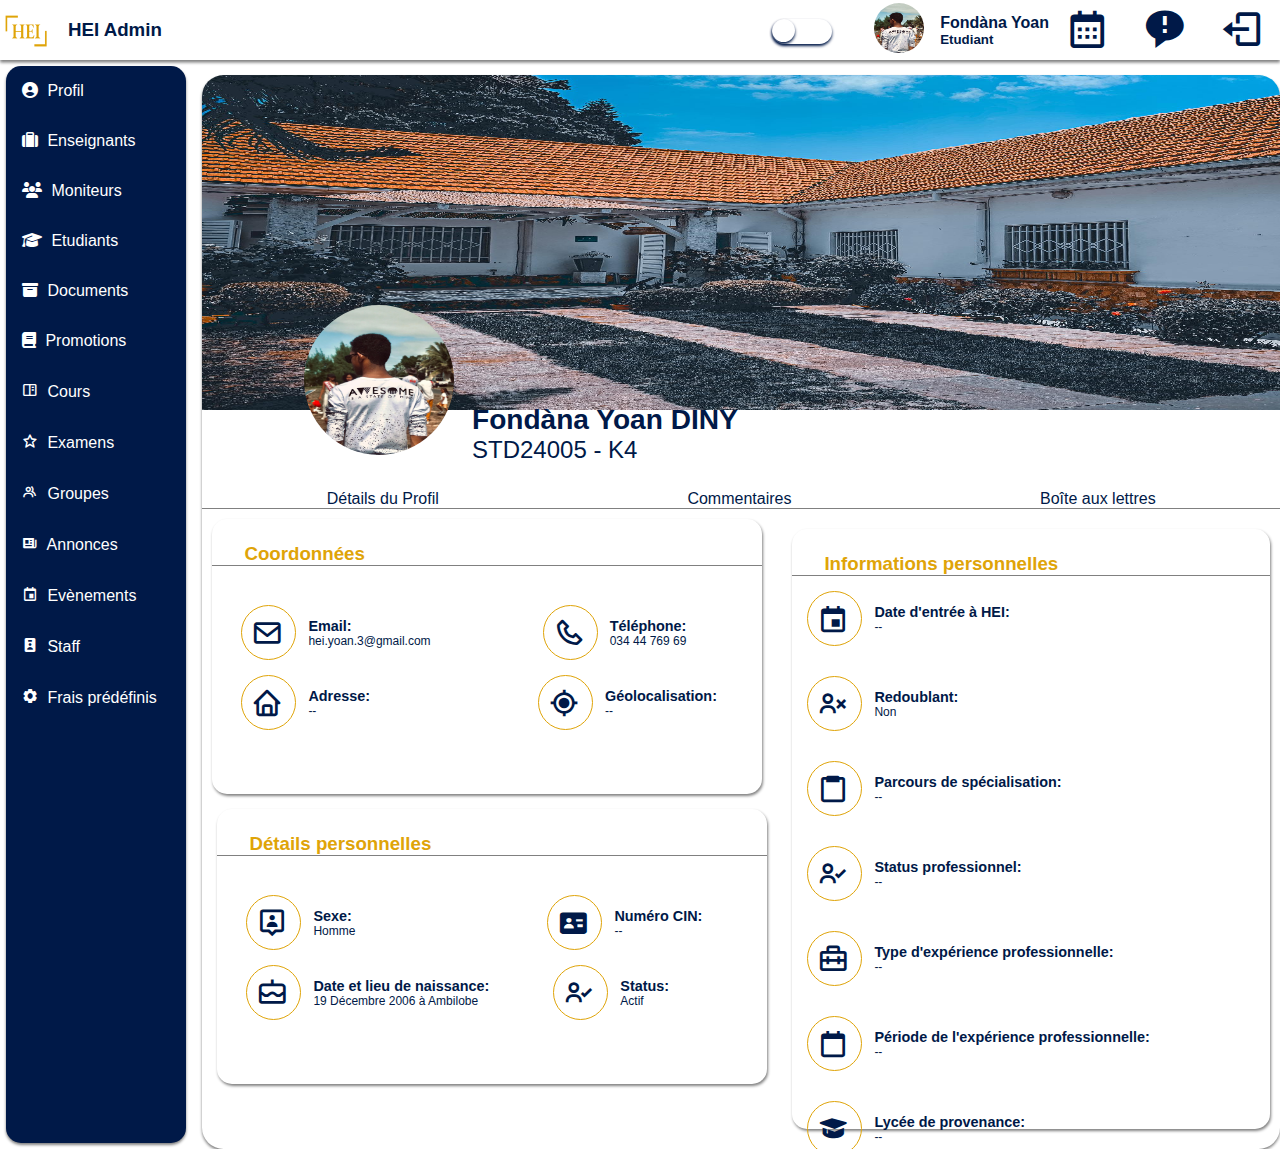
<file: index.html>
<!DOCTYPE html>
<html lang="en">
<head>
    <meta charset="UTF-8">
    <meta name="viewport" content="width=device-width, initial-scale=1.0">
    <link rel="stylesheet" href="css/index.css">
    <link rel="stylesheet" href="https://cdnjs.cloudflare.com/ajax/libs/font-awesome/6.7.2/css/all.min.css" integrity="sha512-Evv84Mr4kqVGRNSgIGL/F/aIDqQb7xQ2vcrdIwxfjThSH8CSR7PBEakCr51Ck+w+/U6swU2Im1vVX0SVk9ABhg==" crossorigin="anonymous" referrerpolicy="no-referrer" />
    <link href='https://unpkg.com/boxicons@2.1.4/css/boxicons.min.css' rel='stylesheet'>
    <link rel="icon" href="img/icon/favicon.ico">
    <title>Profil</title>
</head>


<input type="checkbox" name="" id="dark">
<div class="mobileDark">
    <div class="toggle"></div>
</div>
<body>
    
    <nav class="topMenu">
        <div class="navLeft">
            
            <li class="logo"><a href=""><img src="img/logo/hei_logo.png" alt=""></a></li>
            
            <h3 id="logoName">HEI Admin</h3>
        </div>
        <div class="navRight">
            

            <li class="topPdp"><a href=""><img src="img/profile picture/pdp.jpg" alt="Profile"></a></li>
            <section class="username">
                <h4>Fondàna Yoan</h4>
                <h5>Etudiant</h5>
            </section>
            <li><a id="calendar" target="_blank" href="https://calendar.hei.school"><i style="font-size: 45px;" class='bx bx-calendar'></i></a></li>
            <li><a id="feedback" href=""><i style="font-size: 45px; " class='bx bxs-message-rounded-error' ></i></a></li>
            <li><a id="logout" href=""><i style="font-size: 45px;" class='bx bx-log-out bx-tada-hover' ></i></a></li>
        </div>
    </nav>
   
    <input class="checkbox" type="checkbox" name="toggle" id="toggle">
    <label class="checkbox" style="font-size: 2em; margin: 3px;" for="toggle">☰</label>
    
    <div class="mainContainer">
       
        
        <div class="lateralMenu">
            
            <ul>
                <li><a href="index.html"><i class="fa fa-user-circle" aria-hidden="true"></i>  Profil</a></li>
                <li><a href="#"><i class="fa fa-suitcase" aria-hidden="true"></i>  Enseignants</a></li>
                <li><a href="#"><i class="fa fa-users" aria-hidden="true"></i>  Moniteurs</a></li>
                <li class="menuDeroulant"><a href=""> <i class="fa fa-graduation-cap" aria-hidden="true"></i>  Etudiants </a>
                    <ul class="sousMenu">
                        <li><a href="student.html"> <i class="fa fa-address-book" aria-hidden="true"></i> Liste des étudiants</a></li>
                        <li><a href="#"><i class='bx bx-refresh'></i>Transactions (Mobile Money)</a></li>
                        <li><a href="#"><i class='bx bx-dollar' ></i> Frais (en retard par défaut)</a></li>
                    </ul>
                </li>
                <li><a href="#"><i class="fa fa-archive" aria-hidden="true"></i> Documents</a></li>
                <li><a href="#"><i class="fa fa-book" aria-hidden="true"></i> Promotions</a></li>
                <li><a href="#"> <i class='bx bx-book-content'></i> Cours</a></li>
                <li><a href="#"><i class='bx bx-star' ></i> Examens</a></li>
                <li><a href="#"> <i class='bx bx-group' ></i> Groupes</a></li>
                <li><a href="annoucement.html"><i class='bx bxs-news' ></i> Annonces</a></li>
                <li><a href="#"><i class='bx bx-calendar-event' ></i> Evènements</a></li>
                <li><a href="#"><i class='bx bxs-user-badge' ></i> Staff</a></li>
                <li><a href="#"><i class='bx bxs-cog' ></i> Frais prédéfinis</a></li>
                
            </ul>
    
            
            
        </div>
       
        <div class="mainProfil">
            <div class="backPicture"><img src="img/heiBanner.jpg" alt=""></div>
            <div class="upProfil">
                <section class="profilePicture">
                    <img src="img/profile picture/pdp.jpg" alt="">
                    <section class="profileInfo">
                        <h3>Fondàna Yoan DINY</h3>
                        <p>STD24005 - K4</p>
                    </section>
                </section>
                
            </div>
            <div class="downProfil">
                <nav class="onglets">
                    <li><a href="">Détails du Profil</a></li>
                    <li><a href="">Commentaires</a></li>
                    <li><a href="">Boîte aux lettres</a></li>
                </nav>

                <section class="ProfilDetail">
                    <div class="mobileVerticalPart">
                        <div class="coordonate">
                            <div class="profilText">
                                <h3>Coordonnées</h3>
                            </div>
                            <div class="content">
                                <div class="infoBox">
                                 <section class="firstLine">
                                    <div class="mailPart">
                                        <i id="icon" class='bx bx-envelope'></i>
                                        <div class="text">
                                            <h4>Email:</h4>
                                         <p class="infoText">hei.yoan.3@gmail.com</p>
                                        </div>
                                    <div id="phone" class="phonePart">
                                        <i id="icon" class='bx bx-phone' ></i>
                                    <div class="text">
                                        <h4>Téléphone:</h4>
                                        <p class="infoText">034 44 769 69</p>
                                    </div>
                                    
                            </div>
                                    
                                    </section>
                                <section class="secondLine">
                                    <div class="adressPart">
                                        <i id="icon" class='bx bx-home' ></i>

                                    <div class="text">
                                        <h4>Adresse:</h4>
                                        <p class="infoText">--</p>
                                    </div>

                                    <div id="local" class="localPart">
                                        <i id="icon" class='bx bx-current-location' ></i>

                                    <div class="text">
                                        <h4>Géolocalisation:</h4>
                                        <p class="infoText">--</p>
                                    </div>
                                </section>
                                
                                
                            </div>
                            
                           </div>
                         </div>
                        <div class="personalDetail">
                            <div class="profilText">
                                <h3>
                                    Détails personnelles
                                </h3>
                            </div>
                                <div class="content">
                                    <div class="infoBox">
                                        <section class="firstLine">
                                            <div class="sexPart">
                                                <i id="icon" class='bx bx-user-pin'></i>
                                            <div class="text">
                                                <h4>Sexe:</h4>
                                                <p class="infoText">Homme</p>
                                            </div>
                                            <div id="cin" class="cinPart">
                                                <i id="icon" class='bx bxs-id-card'></i>
                                            <div class="text">
                                                <h4>Numéro CIN:</h4>
                                                <p class="infoText">--</p>
                                            </div>
                                    
                                            
                                            </div>
                                            
                                        </section>
                                        <section class="secondLine">
                                            <div id="birth" class="birthPart">
                                                <i id="icon" class='bx bx-cake' ></i>
        
                                            <div class="text">
                                                <h4>Date et lieu de naissance:</h4>
                                                <p class="infoText">19 Décembre 2006 à Ambilobe</p>
                                            </div>
    
                                            <div id="active" class="activePart">
                                                <i id="icon" class='bx bx-user-check' ></i>
        
                                            <div class="text">
                                                <h4>Status:</h4>
                                                <p class="infoText">Actif</p>
                                            </div>
                                        </section>
                                </div>
                            </div>
                        </div>
                    </div>
                    <div class="makeHorizontal">
                        <div class="verticalPart">
                            <div class="coordonate">
                                <div class="profilText">
                                    <h3>Coordonnées</h3>
                                </div>
                                <div class="content">
                                    <div class="infoBox">
                                     <section class="firstLine">
                                        <div class="mailPart">
                                            <i id="icon" class='bx bx-envelope'></i>
                                            <div class="text">
                                                <h4>Email:</h4>
                                             <p class="infoText">hei.yoan.3@gmail.com</p>
                                            </div>
                                        <div id="phone" class="phonePart">
                                            <i id="icon" class='bx bx-phone' ></i>
                                        <div class="text">
                                            <h4>Téléphone:</h4>
                                            <p class="infoText">034 44 769 69</p>
                                        </div>
                                        
                                </div>
                                        
                                        </section>
                                    <section class="secondLine">
                                        <div class="adressPart">
                                            <i id="icon" class='bx bx-home' ></i>
    
                                        <div class="text">
                                            <h4>Adresse:</h4>
                                            <p class="infoText">--</p>
                                        </div>

                                        <div id="local" class="localPart">
                                            <i id="icon" class='bx bx-current-location' ></i>
    
                                        <div class="text">
                                            <h4>Géolocalisation:</h4>
                                            <p class="infoText">--</p>
                                        </div>
                                    </section>
                                    
                                    
                                </div>
                                
                               </div>
                             </div>
                            <div class="personalDetail">
                                <div class="profilText">
                                    <h3>
                                        Détails personnelles
                                    </h3>
                                </div>
                                    <div class="content">
                                        <div class="infoBox">
                                            <section class="firstLine">
                                                <div class="sexPart">
                                                    <i id="icon" class='bx bx-user-pin'></i>
                                                <div class="text">
                                                    <h4>Sexe:</h4>
                                                    <p class="infoText">Homme</p>
                                                </div>
                                                <div id="cin" class="cinPart">
                                                    <i id="icon" class='bx bxs-id-card'></i>
                                                <div class="text">
                                                    <h4>Numéro CIN:</h4>
                                                    <p class="infoText">--</p>
                                                </div>
                                        
                                                
                                                </div>
                                                
                                            </section>
                                            <section class="secondLine">
                                                <div id="birth" class="birthPart">
                                                    <i id="icon" class='bx bx-cake' ></i>
            
                                                <div class="text">
                                                    <h4>Date et lieu de naissance:</h4>
                                                    <p class="infoText">19 Décembre 2006 à Ambilobe</p>
                                                </div>
        
                                                <div id="active" class="activePart">
                                                    <i id="icon" class='bx bx-user-check' ></i>
            
                                                <div class="text">
                                                    <h4>Status:</h4>
                                                    <p class="infoText">Actif</p>
                                                </div>
                                            </section>
                                    </div>
                                </div>
                            </div>
                        </div>
                        <div class="PersonalInfo">
                            <div class="profilText">
                                <h3>Informations personnelles</h3>
                            </div>
                            <div class="verticalContent">
                                <li>
                                    <div class="circle">
                                        <i id="icon" class='bx bx-calendar-event' ></i>
    
                                    <div class="text">
                                        <h4>Date d'entrée à HEI:</h4>
                                        <p class="infoText">--</p>
                                    </div>
                                </li>
                                <li>
                                        <div class="circle">
                                            <i id="icon" class='bx bx-user-x' ></i>
        
                                        <div class="text">
                                            <h4>Redoublant:</h4>
                                            <p class="infoText">Non</p>
                                        </div>
                                </li>
                                <li>
                                    <div class="circle">
                                        <i id="icon" class='bx bx-clipboard' ></i>
    
                                    <div class="text">
                                        <h4>Parcours de spécialisation:</h4>
                                        <p class="infoText">--</p>
                                    </div>
                                </li>
                                <li>
                                    <div class="circle">
                                        <i id="icon" class='bx bx-user-check' ></i>
    
                                    <div class="text">
                                        <h4>Status professionnel:</h4>
                                        <p class="infoText">--</p>
                                    </div>
                                </li>
                                <li>
                                    <div class="circle">
                                        <i id="icon" class='bx bx-briefcase-alt-2' ></i>
    
                                    <div class="text">
                                        <h4>Type d'expérience professionnelle:</h4>
                                        <p class="infoText">--</p>
                                    </div>
                                </li>
                                <li>
                                    <div class="circle">
                                        <i id="icon" class='bx bx-calendar-alt' ></i>
    
                                    <div class="text">
                                        <h4>Période de l'expérience professionnelle:</h4>
                                        <p class="infoText">--</p>
                                    </div>
                                </li>
                                <li>
                                    <div class="circle">
                                        <i id="icon" class='bx bxs-graduation' ></i>
    
                                    <div class="text">
                                        <h4>Lycée de provenance:</h4>
                                        <p class="infoText">--</p>
                                    </div>
                                </li>
                                
                                    

                                </section>
                                
                            </div>
                        </div>
                    </div>
                </section>
            </div>
           
        </div>
        </div>
        
            </body>
</html>
</file>
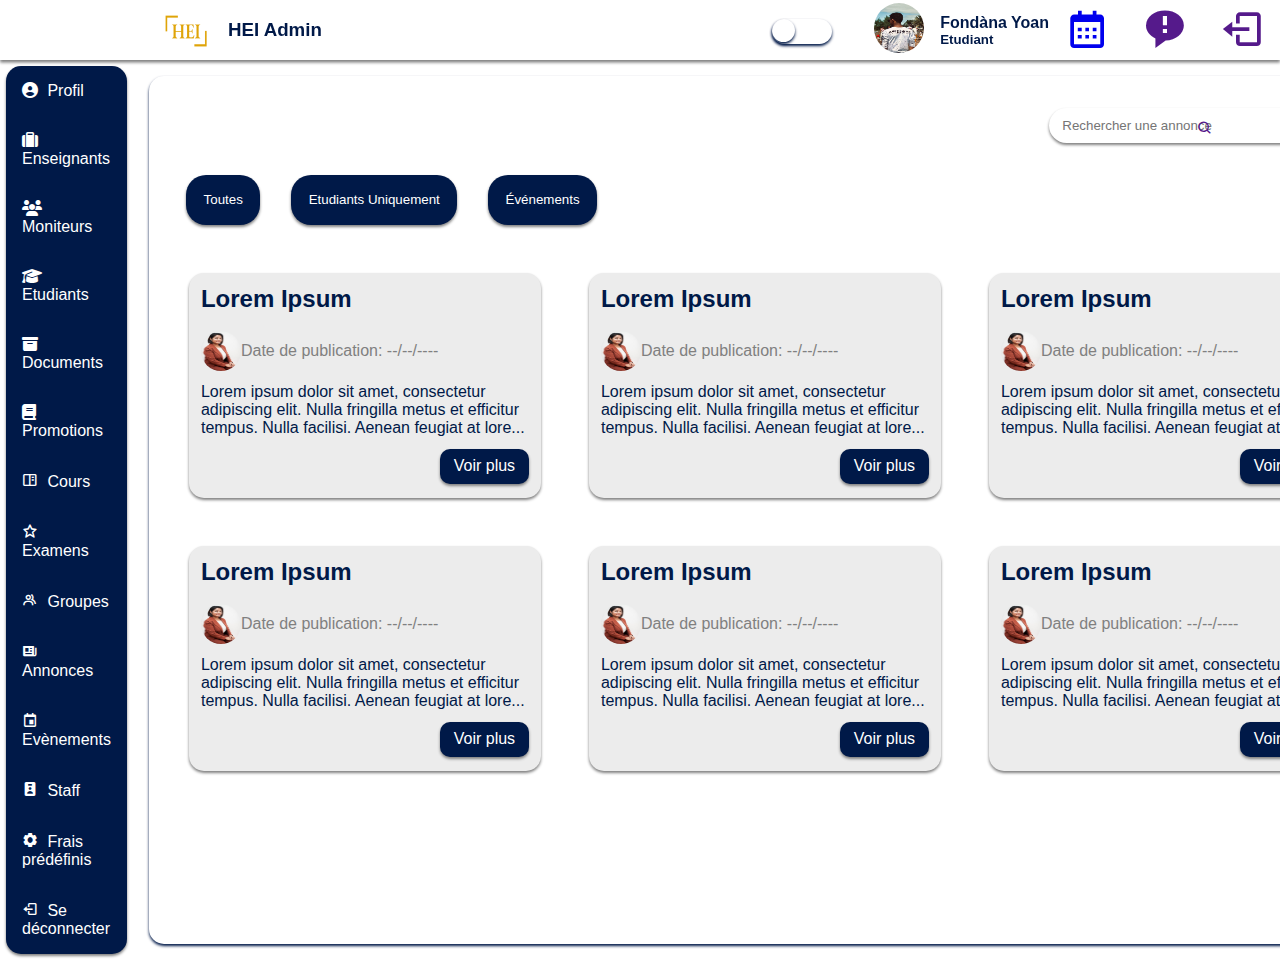
<file: annoucement.html>
<!DOCTYPE html>
<html lang="en">
<head>
    <meta charset="UTF-8">
    <meta name="viewport" content="width=device-width, initial-scale=1.0">
    <link rel="stylesheet" href="css/announcement.css">
    <link rel="stylesheet" href="https://cdnjs.cloudflare.com/ajax/libs/font-awesome/6.7.2/css/all.min.css" integrity="sha512-Evv84Mr4kqVGRNSgIGL/F/aIDqQb7xQ2vcrdIwxfjThSH8CSR7PBEakCr51Ck+w+/U6swU2Im1vVX0SVk9ABhg==" crossorigin="anonymous" referrerpolicy="no-referrer" />
    <link href='https://unpkg.com/boxicons@2.1.4/css/boxicons.min.css' rel='stylesheet'>
    <link rel="icon" href="img/icon/favicon.ico">
    <title>Annonces</title>
</head>

<input type="checkbox" name="" id="dark">
<div class="mobileDark">
    <div class="toggle"></div>
</div>
<body>

    <nav class="topMenu">
        <div class="navLeft">
            <li class="logo"><a href=""><img src="img/logo/hei_logo.png" alt=""></a></li>
            
            <h3 id="logoName">HEI Admin</h3>
        </div>
        <div class="navRight">
            
           

            <li><a href=""><img src="img/profile picture/pdp.jpg" alt="Profile"></a></li>
            <section class="username">
                <h4>Fondàna Yoan</h4>
                <h5>Etudiant</h5>
            </section>
            <li><a id="calendar" target="_blank" href="https://calendar.hei.school"><i style="font-size: 45px;" class='bx bx-calendar'></i></a></li>
            <li><a id="feedback" href=""><i style="font-size: 45px; " class='bx bxs-message-rounded-error' ></i></a></li>
            <li><a id="logout" href=""><i style="font-size: 45px;" class='bx bx-log-out bx-tada-hover' ></i></a></li>
        </div>
    </nav>
   
    <input class="checkbox" type="checkbox" name="toggle" id="toggle">
    <label class="checkbox" style="font-size: 2em; margin: 3px; text-align: center;" for="toggle">☰</label>

    <div class="mainContainer">
       
    
        <div class="lateralMenu">
            <ul>
                <li><a href="index.html"><i class="fa fa-user-circle" aria-hidden="true"></i>  Profil</a></li>
                <li><a href="#"><i class="fa fa-suitcase" aria-hidden="true"></i>  Enseignants</a></li>
                <li><a href="#"><i class="fa fa-users" aria-hidden="true"></i>  Moniteurs</a></li>
                <li class="menuDeroulant"><a href=""> <i class="fa fa-graduation-cap" aria-hidden="true"></i>  Etudiants </a>
                    <ul class="sousMenu">
                        <li><a href="student.html"> <i class="fa fa-address-book" aria-hidden="true"></i> Liste des étudiants</a></li>
                        <li><a href="#"><i class='bx bx-refresh'></i>Transactions (Mobile Money)</a></li>
                        <li><a href="#"><i class='bx bx-dollar' ></i> Frais (en retard par défaut)</a></li>
                    </ul>
                </li>
                <li><a href="#"><i class="fa fa-archive" aria-hidden="true"></i> Documents</a></li>
                <li><a href="#"><i class="fa fa-book" aria-hidden="true"></i> Promotions</a></li>
                <li><a href="#"> <i class='bx bx-book-content'></i> Cours</a></li>
                <li><a href="#"><i class='bx bx-star' ></i> Examens</a></li>
                <li><a href="#"> <i class='bx bx-group' ></i> Groupes</a></li>
                <li><a href="annoucement.html"><i class='bx bxs-news' ></i> Annonces</a></li>
                <li><a href="#"><i class='bx bx-calendar-event' ></i> Evènements</a></li>
                <li><a href="#"><i class='bx bxs-user-badge' ></i> Staff</a></li>
                <li><a href="#"><i class='bx bxs-cog' ></i> Frais prédéfinis</a></li>
                <li><a href="#"><i class='bx bx-log-out' ></i> Se déconnecter</a></li>
                
            </ul>
    
            
            
        </div>
        <section class="content">
            <section class="searchBar">
                <input class="bar" type="text" placeholder="Rechercher une annonce">
                <a href="" class="loupe"><i class='bx bx-search'></i></a>
            </section>
            <section class="filter">
                <button class="filterBtn">Toutes</button>
                <button class="filterBtn">Etudiants Uniquement</button>
                <button class="filterBtn">Événements</button>

                
                
                </section>
            
                <div class="announcementZone">
                    <!-- 1er annonce -->
                    <div class="announceModel">
                        <div class="announceModelHeader">
                            <h2>Lorem Ipsum</h2>
                            <br>
                            <div class="publicationInfo">
                                <img class="announcePdp" src="img/profile picture/michou.jpeg" alt="">
                                <p class="pubDate">Date de publication: --/--/----</p>
                            </div>
                        </div>
                        <div class="announceModelBody">
                            <p>Lorem ipsum dolor sit amet, consectetur adipiscing elit. Nulla fringilla metus et efficitur tempus. Nulla facilisi. Aenean feugiat at lore...</p>
                        </div>
                        <div class="announceModelFooter">
                            <button>Voir plus</button>
                        </div>
                    </div>
                
                    <!-- 2e annonce -->
                    <div class="announceModel">
                        <div class="announceModelHeader">
                            <h2>Lorem Ipsum</h2>
                            <br>
                            <div class="publicationInfo">
                                <img class="announcePdp" src="img/profile picture/michou.jpeg" alt="">
                                <p class="pubDate">Date de publication: --/--/----</p>
                            </div>
                        </div>
                        <div class="announceModelBody">
                            <p>Lorem ipsum dolor sit amet, consectetur adipiscing elit. Nulla fringilla metus et efficitur tempus. Nulla facilisi. Aenean feugiat at lore...</p>
                        </div>
                        <div class="announceModelFooter">
                            <button>Voir plus</button>
                        </div>
                    </div>

                    <!-- 3e annonce -->
                    <div class="announceModel">
                        <div class="announceModelHeader">
                            <h2>Lorem Ipsum</h2>
                            <br>
                            <div class="publicationInfo">
                                <img class="announcePdp" src="img/profile picture/michou.jpeg" alt="">
                                <p class="pubDate">Date de publication: --/--/----</p>
                            </div>
                        </div>
                        <div class="announceModelBody">
                            <p>Lorem ipsum dolor sit amet, consectetur adipiscing elit. Nulla fringilla metus et efficitur tempus. Nulla facilisi. Aenean feugiat at lore...</p>
                        </div>
                        <div class="announceModelFooter">
                            <button>Voir plus</button>
                        </div>
                    </div>

                    <!-- 4e annonce -->
                    <div class="announceModel">
                        <div class="announceModelHeader">
                            <h2>Lorem Ipsum</h2>
                            <br>
                            <div class="publicationInfo">
                                <img class="announcePdp" src="img/profile picture/michou.jpeg" alt="">
                                <p class="pubDate">Date de publication: --/--/----</p>
                            </div>
                        </div>
                        <div class="announceModelBody">
                            <p>Lorem ipsum dolor sit amet, consectetur adipiscing elit. Nulla fringilla metus et efficitur tempus. Nulla facilisi. Aenean feugiat at lore...</p>
                        </div>
                        <div class="announceModelFooter">
                            <button>Voir plus</button>
                        </div>
                    </div>

                    <!-- 5e annonce -->
                    <div class="announceModel">
                        <div class="announceModelHeader">
                            <h2>Lorem Ipsum</h2>
                            <br>
                            <div class="publicationInfo">
                                <img class="announcePdp" src="img/profile picture/michou.jpeg" alt="">
                                <p class="pubDate">Date de publication: --/--/----</p>
                            </div>
                        </div>
                        <div class="announceModelBody">
                            <p>Lorem ipsum dolor sit amet, consectetur adipiscing elit. Nulla fringilla metus et efficitur tempus. Nulla facilisi. Aenean feugiat at lore...</p>
                        </div>
                        <div class="announceModelFooter">
                            <button>Voir plus</button>
                        </div>
                    </div>

                    <!-- 6e annonce -->
                    <div class="announceModel">
                        <div class="announceModelHeader">
                            <h2>Lorem Ipsum</h2>
                            <br>
                            <div class="publicationInfo">
                                <img class="announcePdp" src="img/profile picture/michou.jpeg" alt="">
                                <p class="pubDate">Date de publication: --/--/----</p>
                            </div>
                        </div>
                        <div class="announceModelBody">
                            <p>Lorem ipsum dolor sit amet, consectetur adipiscing elit. Nulla fringilla metus et efficitur tempus. Nulla facilisi. Aenean feugiat at lore...</p>
                        </div>
                        <div class="announceModelFooter">
                            <button>Voir plus</button>
                        </div>
                    </div>

                </div>
                
        
        </section>
    </div>
    
</body>
</html>
</file>
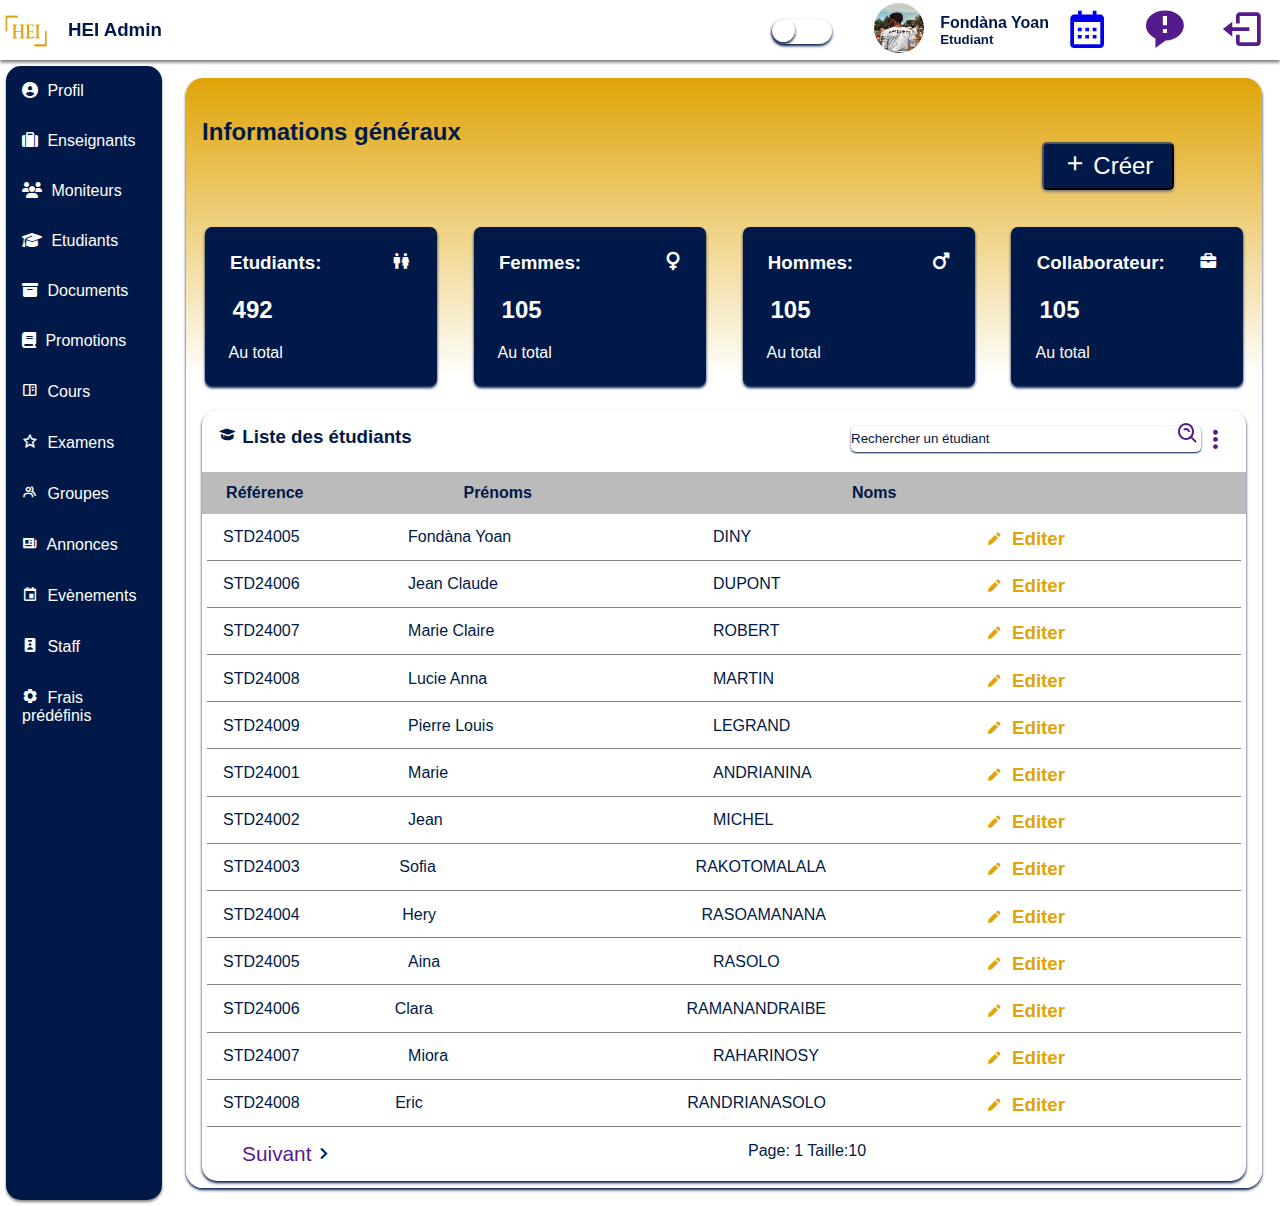
<file: student.html>
<!DOCTYPE html>
<html lang="en">
<head>
    <meta charset="UTF-8">
    <meta name="viewport" content="width=device-width, initial-scale=1.0">
    <link rel="stylesheet" href="css/student.css">
    <link rel="stylesheet" href="https://cdnjs.cloudflare.com/ajax/libs/font-awesome/6.7.2/css/all.min.css" integrity="sha512-Evv84Mr4kqVGRNSgIGL/F/aIDqQb7xQ2vcrdIwxfjThSH8CSR7PBEakCr51Ck+w+/U6swU2Im1vVX0SVk9ABhg==" crossorigin="anonymous" referrerpolicy="no-referrer" />
    <link href='https://unpkg.com/boxicons@2.1.4/css/boxicons.min.css' rel='stylesheet'>
    <link rel="icon" href="img/icon/favicon.ico">
    <title>Liste des étudiants</title>
</head>

<input type="checkbox" name="" id="dark">
<div class="mobileDark">
    <div class="toggle"></div>
</div>
<body>
    
    <nav class="topMenu">
        <div class="navLeft">
            <li class="logo"><a href=""><img src="img/logo/hei_logo.png" alt=""></a></li>
            
            <h3 id="logoName">HEI Admin</h3>
        </div>
        <div class="navRight">
            
            
            <li><a href=""><img src="img/profile picture/pdp.jpg" alt="Profile"></a></li>
            <section class="username">
                <h4>Fondàna Yoan</h4>
                <h5>Etudiant</h5>
            </section>
            <li><a id="calendar" target="_blank" href="https://calendar.hei.school"><i style="font-size: 45px;" class='bx bx-calendar'></i></a></li>
            <li><a id="feedback" href=""><i style="font-size: 45px; " class='bx bxs-message-rounded-error' ></i></a></li>
            <li><a id="logout" href=""><i style="font-size: 45px;" class='bx bx-log-out bx-tada-hover' ></i></a></li>
        </div>
    </nav>
   

    <input class="checkbox" type="checkbox" name="toggle" id="toggle">
    <label class="checkbox" style="font-size: 2em; margin: 3px; text-align: center;" for="toggle">☰</label>

    <div class="mainContainer">
       
    
        <div class="lateralMenu">
            <ul>
                <li><a href="index.html"><i class="fa fa-user-circle" aria-hidden="true"></i>  Profil</a></li>
                <li><a href="#"><i class="fa fa-suitcase" aria-hidden="true"></i>  Enseignants</a></li>
                <li><a href="#"><i class="fa fa-users" aria-hidden="true"></i>  Moniteurs</a></li>
                <li class="menuDeroulant"><a href=""> <i class="fa fa-graduation-cap" aria-hidden="true"></i>  Etudiants </a>
                    <ul class="sousMenu">
                        <li><a href="student.html"> <i class="fa fa-address-book" aria-hidden="true"></i> Liste des étudiants</a></li>
                        <li><a href="#"><i class='bx bx-refresh'></i>Transactions (Mobile Money)</a></li>
                        <li><a href="#"><i class='bx bx-dollar' ></i> Frais (en retard par défaut)</a></li>
                    </ul>
                </li>
                <li><a href="#"><i class="fa fa-archive" aria-hidden="true"></i> Documents</a></li>
                <li><a href="#"><i class="fa fa-book" aria-hidden="true"></i> Promotions</a></li>
                <li><a href="#"> <i class='bx bx-book-content'></i> Cours</a></li>
                <li><a href="#"><i class='bx bx-star' ></i> Examens</a></li>
                <li><a href="#"> <i class='bx bx-group' ></i> Groupes</a></li>
                <li><a href="annoucement.html"><i class='bx bxs-news' ></i> Annonces</a></li>
                <li><a href="#"><i class='bx bx-calendar-event' ></i> Evènements</a></li>
                <li><a href="#"><i class='bx bxs-user-badge' ></i> Staff</a></li>
                <li><a href="#"><i class='bx bxs-cog' ></i> Frais prédéfinis</a></li>
                
            </ul>
    
            
            
        </div>

        <section class="studentContainer">
            <div class="top">
                
                <h2 class="text">Informations généraux</h2>
                <button class="create"><i class='bx bx-plus' ></i> Créer</button>
            </div>
            <div class="info">
                <span class="studentTotal">
                    <h3 class="infoText">Etudiants: <i id="infoIcon" class='bx bx-male-female' ></i></h3>
                    <h2 class="infoText">492</h2>
                    <p class="infoText">Au total</p>
                </span>

                <span class="womenCounter">
                    <h3 class="infoText">Femmes: <i id="infoIcon" class="fa fa-venus" aria-hidden="true"></i></h3>
                    <h2 class="infoText">105</h2>
                    <p class="infoText">Au total</p>
                </span>
                <span class="menCounter">
                    <div class="title">
                        <h3 class="infoText">Hommes: <i id="infoIcon" class="fa fa-mars" aria-hidden="true"></i></h3>
                    </div>
                   
                    <h2 class="infoText">105</h2>
                    <p class="infoText">Au total</p>
                </span>
                <span class="collaboratorCounter">
                    <h3 class="infoText">Collaborateur: <i id="infoIcon" class='bx bxs-briefcase' ></i></h3>
                    <h2 class="infoText">105</h2>
                    <p class="infoText">Au total</p>
                </span>

            </div>
            <div class="studentList">
                <section class="searchPart">
                    <span class="title">

                        <h3><i class='bx bxs-graduation' ></i> Liste des étudiants</h3>
                       
                    </span>
                    <span class="searchBar">
                        <input type="text" name="searchBar" id="searchBar" placeholder="Rechercher un étudiant">
                        <a class="searchIcon" href=""><i class='bx bx-search-alt' ></i></a>
                        <a href=""><i id="three-dot" class='bx bx-dots-vertical-rounded' ></i></a>
                    </span>
                </section>
                <ul class="list">
                    <li class="cut"><h4 class="first">Référence</h4> <h4 class="others">Prénoms</h4> <h4 class="others">Noms</h4></li>
                    <div class="studentModel">
                        <p>STD24005</p>
                        <p class="underFirstName">Fondàna Yoan</p>
                        <p class="underLastName">DINY</p>
                        <div class="editButton">
                            <i class='bx bxs-pencil'></i>
                            <h3>Editer</h3>
                        </div>
                    </div>
                    <div class="studentModel">
                        <p>STD24006</p>
                        <p class="underFirstName">Jean Claude</p>
                        <p class="underLastName">DUPONT</p>
                        <div class="editButton">
                            <i class='bx bxs-pencil'></i>
                            <h3>Editer</h3>
                        </div>
                    </div>
                    <div class="studentModel">
                        <p>STD24007</p>
                        <p class="underFirstName">Marie Claire</p>
                        <p class="underLastName">ROBERT</p>
                        <div class="editButton">
                            <i class='bx bxs-pencil'></i>
                            <h3>Editer</h3>
                        </div>
                    </div>
                    <div class="studentModel">
                        <p>STD24008</p>
                        <p class="underFirstName">Lucie Anna</p>
                        <p class="underLastName">MARTIN</p>
                        <div class="editButton">
                            <i class='bx bxs-pencil'></i>
                            <h3>Editer</h3>
                        </div>
                    </div>
                    <div class="studentModel">
                        <p>STD24009</p>
                        <p class="underFirstName">Pierre Louis</p>
                        <p class="underLastName">LEGRAND</p>
                        <div class="editButton">
                            <i class='bx bxs-pencil'></i>
                            <h3>Editer</h3>
                        </div>
                    </div>
                    <div class="studentModel">
                        <p>STD24001</p>
                        <p class="underFirstName">Marie</p>
                        <p class="underLastName">ANDRIANINA</p>
                        <div class="editButton">
                            <i class='bx bxs-pencil'></i>
                            <h3>Editer</h3>
                        </div>
                    </div>
                    <div class="studentModel">
                        <p>STD24002</p>
                        <p class="underFirstName">Jean</p>
                        <p class="underLastName">MICHEL</p>
                        <div class="editButton">
                            <i class='bx bxs-pencil'></i>
                            <h3>Editer</h3>
                        </div>
                    </div>
                    <div class="studentModel">
                        <p>STD24003</p>
                        <p class="underFirstName">Sofia</p>
                        <p class="underLastName">RAKOTOMALALA</p>
                        <div class="editButton">
                            <i class='bx bxs-pencil'></i>
                            <h3>Editer</h3>
                        </div>
                    </div>
                    <div class="studentModel">
                        <p>STD24004</p>
                        <p class="underFirstName">Hery</p>
                        <p class="underLastName">RASOAMANANA</p>
                        <div class="editButton">
                            <i class='bx bxs-pencil'></i>
                            <h3>Editer</h3>
                        </div>
                    </div>
                    <div class="studentModel">
                        <p>STD24005</p>
                        <p class="underFirstName">Aina</p>
                        <p class="underLastName">RASOLO</p>
                        <div class="editButton">
                            <i class='bx bxs-pencil'></i>
                            <h3>Editer</h3>
                        </div>
                    </div>
                    <div class="studentModel">
                        <p>STD24006</p>
                        <p class="underFirstName">Clara</p>
                        <p class="underLastName">RAMANANDRAIBE</p>
                        <div class="editButton">
                            <i class='bx bxs-pencil'></i>
                            <h3>Editer</h3>
                        </div>
                    </div>
                    <div class="studentModel">
                        <p>STD24007</p>
                        <p class="underFirstName">Miora</p>
                        <p class="underLastName">RAHARINOSY</p>
                        <div class="editButton">
                            <i class='bx bxs-pencil'></i>
                            <h3>Editer</h3>
                        </div>
                    </div>
                    <div class="studentModel">
                        <p>STD24008</p>
                        <p class="underFirstName">Eric</p>
                        <p class="underLastName">RANDRIANASOLO</p>
                        <div class="editButton">
                            <i class='bx bxs-pencil'></i>
                            <h3>Editer</h3>
                        </div>
                    </div>
                    <div class="downPart">
                        <li><a href="">Suivant </a><i class='bx bx-chevron-right' ></i></li>
                        <li><p>Page: 1  Taille:10</p></li>
    
                    </div>
                </ul>
               
                </div>
                
            
        </section>

    </div>
   

</body>
</html>
</file>
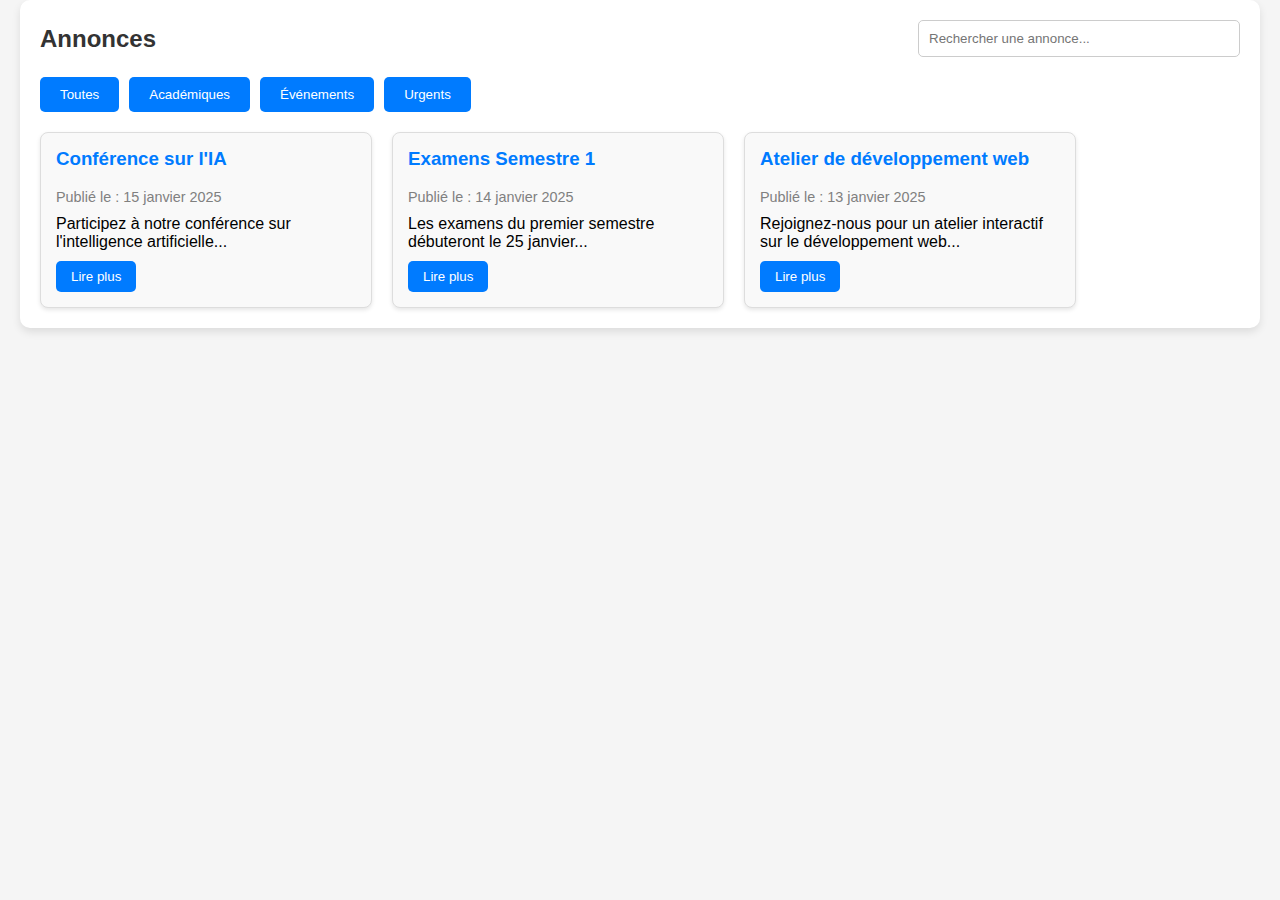
<file: test.html>
<!DOCTYPE html>
<html lang="fr">
<head>
  <meta charset="UTF-8">
  <meta name="viewport" content="width=device-width, initial-scale=1.0">
  <title>Annonces - HEI Admin</title>
  <style>
    body {
      font-family: Arial, sans-serif;
      margin: 0;
      padding: 0;
      background-color: #f5f5f5;
    }

    .announcements-container {
      padding: 20px;
      max-width: 1200px;
      margin: 0 auto;
      background-color: white;
      border-radius: 10px;
      box-shadow: 0 4px 8px rgba(0, 0, 0, 0.1);
    }

    .header {
      display: flex;
      justify-content: space-between;
      align-items: center;
      margin-bottom: 20px;
    }

    .header h2 {
      margin: 0;
      color: #333;
    }

    .search-bar {
      padding: 10px;
      width: 300px;
      border: 1px solid #ccc;
      border-radius: 5px;
    }

    .filters {
      margin: 20px 0;
      display: flex;
      gap: 10px;
    }

    .filter-btn {
      padding: 10px 20px;
      border: none;
      border-radius: 5px;
      background-color: #007bff;
      color: white;
      cursor: pointer;
      transition: background-color 0.3s;
    }

    .filter-btn:hover {
      background-color: #0056b3;
    }

    .announcement-cards {
      display: flex;
      flex-wrap: wrap;
      gap: 20px;
    }

    .card {
      background-color: #f9f9f9;
      border: 1px solid #ddd;
      border-radius: 8px;
      padding: 15px;
      width: 300px;
      box-shadow: 0 2px 4px rgba(0, 0, 0, 0.1);
      transition: transform 0.2s;
    }

    .card:hover {
      transform: translateY(-5px);
    }

    .card h3 {
      margin-top: 0;
      color: #007bff;
    }

    .card .date {
      font-size: 0.9em;
      color: gray;
    }

    .card p {
      font-size: 1em;
      margin: 10px 0;
    }

    .card .read-more {
      padding: 8px 15px;
      background-color: #007bff;
      color: white;
      border: none;
      border-radius: 5px;
      cursor: pointer;
      transition: background-color 0.3s;
    }

    .card .read-more:hover {
      background-color: #0056b3;
    }
  </style>
</head>
<body>
  <div class="announcements-container">
    <div class="header">
      <h2>Annonces</h2>
      <input type="text" placeholder="Rechercher une annonce..." class="search-bar" />
    </div>

    <div class="filters">
      <button class="filter-btn">Toutes</button>
      <button class="filter-btn">Académiques</button>
      <button class="filter-btn">Événements</button>
      <button class="filter-btn">Urgents</button>
    </div>

    <div class="announcement-cards">
      <div class="card">
        <h3>Conférence sur l'IA</h3>
        <p class="date">Publié le : 15 janvier 2025</p>
        <p>Participez à notre conférence sur l'intelligence artificielle...</p>
        <button class="read-more">Lire plus</button>
      </div>
      <div class="card">
        <h3>Examens Semestre 1</h3>
        <p class="date">Publié le : 14 janvier 2025</p>
        <p>Les examens du premier semestre débuteront le 25 janvier...</p>
        <button class="read-more">Lire plus</button>
      </div>
      <div class="card">
        <h3>Atelier de développement web</h3>
        <p class="date">Publié le : 13 janvier 2025</p>
        <p>Rejoignez-nous pour un atelier interactif sur le développement web...</p>
        <button class="read-more">Lire plus</button>
      </div>
    </div>
  </div>
</body>
</html>
</file>
<file: css/index.css>
:root {
    --primary-color: #fff;
    --secondary-color: #001948;
    --third-color: #dfa408;
    --dark-mod: "false";

}

*{
    margin: 0;
    padding: 0;
    font-family: quicksand, sans-serif;
}

body {
    background-color: var(--primary-color);
    color: var(--secondary-color);
    transition: all 0.5s;
}

.topMenu{
    background-color: var(--primary-color);
    margin: auto;
    width: 100%;
    align-items: center;
    display: flex;
    justify-content: space-between;
    box-shadow: 0px 2.5px 3px grey;
    position: sticky;
    top: 0;
    padding-block: 3px;
    transition: all 0.5s;
    z-index: 11;
    
}

.mobileDark{
    position: absolute;
    z-index: 12;
    box-shadow: var(--secondary-color) 0px 2px 3px;
    width: 60px;
    height: 25px;
    border-radius: 25px;
    top: 1.2em;
    right: 28em;
}

#dark{
    position: absolute;
    cursor: pointer;
    z-index: 13;
    top: 2em;
    right: 37em;
    opacity: 0;
}

.toggle{
    position: absolute;
    border-radius: 50%;
    box-shadow: var(--secondary-color) 0px 2px 3px;
    width: 23px;
    height: 23px;
}

/* Mode Sombre */

#dark:checked, #dark:checked ~ .mobileDark .toggle {
    transform: translateX(40px);
    box-shadow: grey 0px 2px 3px;
}

#dark:checked ~ .mobileDark {
    box-shadow: var(--primary-color) 0px 2px 3px;
    transition: all 0.5s;
}

#dark:checked ~ .topMenu .navRight li a{
    color: var(--primary-color);
    transition: all 0.5s;
}

 #dark:checked ~ .topMenu, #dark:checked ~ .topMenu .navLeft, #dark:checked ~ .topMenu .navRight {
    background-color: var(--secondary-color);
    color: var(--primary-color);
    transition: all 0.5s;
}

#dark:checked ~ .mainContainer .lateralMenu{
    background-color: var(--primary-color);
    color: var(--secondary-color);
    transition: all 0.5s;
}

#dark:checked ~ .mainContainer .lateralMenu ul li a{
    color: var(--secondary-color);
    transition: all 0.5s;
}

#dark:checked ~ .mainContainer{
    background-color: var(--secondary-color);
    box-shadow: var(--primary-color) 1px 2px 3px;
    transition: all 0.5s;
}

#dark:checked ~ .mainContainer .downProfil{
    background-color: var(--secondary-color);
    color: var(--primary-color);
    transition: all 0.5s;
}

#dark:checked ~ .mainContainer .profileInfo{
    color: var(--primary-color);
    transition: all 0.5s;
}

#dark:checked ~ .mainContainer .downProfil .onglets li a{
    color: var(--primary-color);
    transition: all 0.5s;
}

/* Mode Sombre */

.navLeft{
    display: flex;
    justify-content: start;
    align-items: center;
    background-color: var(--primary-color);
}

.navLeft li{
    list-style:none;
}


.navLeft img{
    width: 50px;
    height: 50px;
    margin-right: 2vh;
}





.navRight{
    display: flex;
    justify-content: end;
    align-items: center;
    background-color: var(--primary-color);
}

#calendar, #feedback, #logout{
    color: var(--secondary-color);
}

.navRight li{
    list-style:none;
    margin-inline: 1em;
}

 a{
    text-decoration: none;
}

.navRight img{
    width: 50px;
    height: 50px;
    border-radius: 50%;
}

.lateralMenu{
    background-color: var(--secondary-color);
    border-radius: 15px;
    height: auto;
    width: 17%;
    margin: 6px;
    box-shadow: 0px 2px 3px grey;
    transition: all 0.5s;
}

.lateralMenu ul li{
    padding-block: 1em;
    margin-inline: 1em;
}

.lateralMenu ul li a{
    color: var(--primary-color);
    transition: all 0.5s;
}

.sousMenu{
    display: none;
}

.lateralMenu > ul li:hover .sousMenu{
    display: block;
}

.lateralMenu ul a:hover{
    color: var(--third-color);
}


.lateralMenu ul li a i{
    padding-right: 5px;
}

.sousMenu li{
    padding-left: 2vh;
}

.mainProfil img{
    height: 500px;
    width: 1000px;
}

.mainProfil{
    margin-left: 10px;
    margin-top: 15px;
    background-color: var(--primary-color);
    border-radius: 2%;
    overflow: hidden;
    box-shadow: 0px 2px 3px grey;
    transition: all 0.5s;
}

.mainContainer{
    display: flex;
}



.profilePicture img{
    border-radius: 50%;
    height: 150px;
    width: 150px;

}

.backPicture {
    overflow: hidden;
    width: 1300px;
    height: 335px;

}

.backPicture img{
    width: 1300px;
    height: 335px;
}

.profilePicture{
    align-items: center;
    display: flex;
    justify-content: start;
    position: absolute;
    top: 18.5em;
    left: 19em;

}

.profileInfo{
    padding-top: 4.5em;
    font-size: 1.5em;
    padding-left: 2vh;
}

.onglets{
    display: flex;
    justify-content: space-around;
    margin-top: 2em;
    border-bottom: grey 1px solid;
}

.onglets a{
    color: var(--secondary-color);
    text-decoration: none;
}

.onglets a:hover{
    color: var(--third-color);
}

.onglets li{
    list-style: none;
    margin-inline: 1em;
}


.downProfil{
    padding-top: 3em; ;
}

.coordonate{
    margin: 10px;
    width: 550px;
    height: 275px;
    border-radius: 15px;
    box-shadow: 1px 2px 3px grey;
}

.profilText{
    padding-top: 1.5em;
    padding-left: 2em;
    color: var(--third-color);
    border-bottom: grey 1px solid;
}


li{
    list-style: none;
}

.personalDetail{
    margin: 15px;
    width: 550px;
    height: 275px;
    border-radius: 15px;
    box-shadow: 1px 2px 3px grey;
}

.makeHorizontal{
    display: flex;
    justify-content: center;
}

.PersonalInfo{
    margin-inline: 10px;
    margin-block: 20px;
    width: 650px;
    height: 600px;
    border-radius: 15px;
    box-shadow: 1px 2px 3px grey;
}

.infoBox{
    padding: 1vh;
    height: 35px;
    margin-block: 15px;
    align-items: center;
}

.mailPart, .adressPart, .birthPart, .sexPart, .cinPart{
    border: var(--third-color) 1px solid;
    border-radius: 50%;
    padding: 1vh;
    width: 35px;
    height: 35px;
    margin-left: 20px;
    margin-block: 15px;

    display: flex;
    justify-content: start;
    align-items: center;
}

.phonePart, .activePart, .localPart{
    border: var(--third-color) 1px solid;
    border-radius: 50%;
    padding: 1vh;
    width: 35px;
    height: 35px;
    margin-block: 15px;
    display: flex;
    justify-content: start;
    align-items: center;
}

#phone{
    margin-left: 7em;
}

#local{
    margin-left: 10.5em;
}

#cin{
    margin-left: 12em;
}

#active{
    margin: 4em;
}

.verticalContent{
    display: flex;
    flex-direction: column;
}

.verticalContent li{
    list-style: none;
    margin-block: 15px;}

 .circle{
    border: var(--third-color) 1px solid;
    border-radius: 50%;
    padding: 1vh;
    width: 35px;
    height: 35px;
    margin-inline: 15px;
    display: flex;
    justify-content: start;
    align-items: center;
}





#icon{
    
    font-size: 2em;
}

.text{
    margin-left: 25px;
    font-size: 0.9rem;
    white-space: nowrap;
    
}

.content{
    display: flex;
    margin: auto;
    width: 100%;
 
}

.infoText{
    font-size: 0.75rem;
}

label, #toggle
{
    display: none;
}

.mobileVerticalPart{
    display: none;
}

@media (max-width: 600px){

    .topMenu{
        background-color: var(--primary-color);
        margin: auto;
        width: 100%;
        align-items: center;
        display: flex;
        justify-content: space-between;
        box-shadow: 0px 2.5px 3px grey;
        position: sticky;
        top: 0;
        padding-block: 3px;
        transition: all 0.5s;
       

        
    }

    #dark{
        display: block;
        position: absolute;
        right: 12.5em;
    }

    .mobileDark{
        position: absolute;
        top: 1em;
        right: 7.3em;

    }

    .lateralMenu{
        width: 50%;
        position: fixed;
        white-space: nowrap;
        z-index: 10;
    }
    
    .navRight img{
        position: absolute;
        right: 4.5em;
        top: 3px
    }

    .username, #logoName, #calendar{
        display: none;
    }

    .makeHorizontal{
        display: flex;
        flex-direction: column;
    }

    .mobileVerticalPart{
        display: block;
    }

    .mainProfil{
        margin: 15px;
        width: 100%;
        border-radius: 15px;
    }

    .profilePicture img{
        width: 100px;
        height: 100px;
    }

    .profilePicture {
        top: 15em;
        left: 2.5em;
    
    }

    .lateralMenu{
        height: 100%;
        transform: translateX(-200%);
        transition: all 0.5s;
    }
    #feedback{
        display: none;
    }

    .profileInfo h3, .profileInfo p{
        font-size: 16px;
    }

    .logo{
        margin-left: 10em;
    }

    input[type='checkbox']{
        opacity: 0;
    }

    .backPicture {
        overflow: hidden;
        width: 600px;
        height: 250px;
        
    
    }
    
    .backPicture img{
        width: 600px;
        height: 250px;
        transform: scale(1.5);
    }

 .firstLine, .secondLine, .infoBox{
        display: flex;
        flex-direction: column;
    }
    .infoBox    {
        padding: 1vh;
        height: 100%;
    }


    label{
        display: block;
        cursor: pointer;
    }

    #toggle:checked ~ .mainContainer .lateralMenu{
        display: block;
        transform: translateX(0);
        transition: all 0.5s;
        
    }
    #toggle:checked ~ label{
        color: var(--third-color);
        transition: all 0.5s;
    }


    .checkbox{   
        position: absolute;
        top: 0;
        left: 7px;
        z-index: 12;
    }


    .onglets li a{
        font-size: 0.8rem;
    }

    #logout{
        margin-inline: 0;
    }

    .topPdp a img{
        position: absolute;
        z-index: 12;
        top: 0.7em;
        right: 4em;
        width: 35px;
        height: 35px;
    }


.verticalPart{
    display: none;
  }

  .firstLine, .secondLine, .coordonate, .content{
    display: flex;
    flex-direction: column;
  }
  .infoBox{
    display: flex;
    flex-direction: column;
    width: 100px;
    height: 200px;
  }



}
</file>
<file: css/announcement.css>
:root {
    --primary-color: #fff;
    --secondary-color: #001948;
    --third-color: #dfa408;
    --dark-mod: "false";

}

*{
    margin: 0;
    padding: 0;
    font-family: quicksand, sans-serif;
}

body {
    background-color: var(--primary-color);
    color: var(--secondary-color);
    transition: all 0.5s;
}

.topMenu{
    background-color: var(--primary-color);
    margin: auto;
    width: 100%;
    align-items: center;
    display: flex;
    justify-content: space-between;
    box-shadow: 0px 2.5px 3px grey;
    position: sticky;
    top: 0;
    padding-block: 3px;
    transition: all 0.5s;
    z-index: 11;
    
}

.logo{
    margin-left: 10em;
}


.mobileDark{
    position: absolute;
    z-index: 12;
    box-shadow: var(--secondary-color) 0px 2px 3px;
    width: 60px;
    height: 25px;
    border-radius: 25px;
    top: 1.2em;
    right: 28em;
}

#dark{
    position: absolute;
    cursor: pointer;
    z-index: 13;
    top: 2em;
    right: 37em;
    opacity: 0;
}

    ::placeholder{
        padding: 1em;
    }
.toggle{
    position: absolute;
    border-radius: 50%;
    box-shadow: var(--secondary-color) 0px 2px 3px;
    width: 23px;
    height: 23px;
}

/* Mode Sombre */

#dark:checked, #dark:checked ~ .mobileDark .toggle {
    transform: translateX(40px);
    box-shadow: grey 0px 2px 3px;
}

#dark:checked ~ .mobileDark {
    box-shadow: var(--primary-color) 0px 2px 3px;
    transition: all 0.5s;
}

#dark:checked ~ .topMenu .navRight li a{
    color: var(--primary-color);
    transition: all 0.5s;
}

 #dark:checked ~ .topMenu, #dark:checked ~ .topMenu .navLeft, #dark:checked ~ .topMenu .navRight {
    background-color: var(--secondary-color);
    color: var(--primary-color);
    transition: all 0.5s;
}

#dark:checked ~ .mainContainer .lateralMenu{
    background-color: var(--primary-color);
    color: var(--secondary-color);
    transition: all 0.5s;
}

#dark:checked ~ .mainContainer .lateralMenu ul li a{
    color: var(--secondary-color);
    transition: all 0.5s;
}

#dark:checked ~ .mainContainer{
    background-color: var(--secondary-color);
    box-shadow: var(--primary-color) 1px 2px 3px;
    transition: all 0.5s;
}

#dark:checked ~ .mainContainer .downProfil{
    background-color: var(--secondary-color);
    color: var(--primary-color);
    transition: all 0.5s;
}

#dark:checked ~ .mainContainer .profileInfo{
    color: var(--primary-color);
    transition: all 0.5s;
}

#dark:checked ~ .mainContainer .downProfil .onglets li a{
    color: var(--primary-color);
    transition: all 0.5s;
}

/* Mode Sombre */

.navLeft{
    display: flex;
    justify-content: start;
    align-items: center;
}

.navLeft li{
    list-style:none;
}


.navLeft img{
    width: 50px;
    height: 50px;
    margin-right: 2dvh;
}


.navRight{
    display: flex;
    justify-content: end;
    align-items: center;
}

.navRight li{
    list-style:none;
    margin-inline: 1em;
}

 a{
    text-decoration: none;
}

.navRight img{
    width: 50px;
    height: 50px;
    border-radius: 50%;
}

.checkbox{
    display: none;
}

.lateralMenu{
    background-color: var(--secondary-color);
    border-radius: 15px;
    height: auto;
    width: 17%;
    margin: 6px;
    box-shadow: 0px 2px 3px grey;
    transition: all 0.5s;
}

.lateralMenu ul li{
    padding-block: 1em;
    margin-inline: 1em;
}

.lateralMenu ul li a{
    color: var(--primary-color);
    transition: all 0.5s;
}

.sousMenu{
    display: none;
}

.lateralMenu > ul li:hover .sousMenu{
    display: block;
}

.lateralMenu ul a:hover{
    color: var(--third-color);
}


.lateralMenu ul li a i{
    padding-right: 5px;
}

.sousMenu li{
    padding-left: 2dvh;
}

.mainContainer{
    display: flex;
    justify-content: start;
}

li{
    list-style: none;
}

    

.content{
    margin: 1em;
    border-radius: 15px;
    box-shadow: var(--secondary-color) 0px 2px 3px;
    width: 1300px;
    height: auto;
}


.searchBar{
    display: flex;
    justify-content: end;
    align-items: center;
    margin: 2em;
}

.loupe{
    position: absolute;
    top: 7.5em;
    right: 4.2em;
    

}

.bar{
    border-radius: 25px;
    box-shadow: grey 0px 2px 3px;
    border: none;
    width: 300px;
    height: 35px;
}


.filter{
    margin: 1.5em;

}

.filterBtn{
    cursor: pointer;
    color: var(--primary-color);
    box-shadow: grey 0px 2px 3px;
    padding: 1.3em;
    border-radius: 20px;
    border: none;
    background-color: var(--secondary-color);
    margin-inline: 1em;
}

.filterBtn:hover{
    background-color: var(--third-color);
    color: var(--secondary-color);
    transition: all 0.5s;
}



.announcementZone{
    width: 1200px;
    height: auto;
    margin: 1em;
    display: flex;
    justify-content: row;
    flex-wrap: wrap;
}

.announceModel{
    background-color: rgb(236, 236, 236);
    width: 350px;
    height: 225px;
    box-shadow: grey 0px 2px 3px;
    border-radius: 15px;
    margin: 1.5em;
    transition: all 0.5s;
    flex: 1;
    
}

.announceModelHeader{
    white-space: nowrap;
}

.announceModelFooter button{
    box-shadow: grey 0px 2px 3px;
    border-radius: 10px;
    background-color: var(--secondary-color);
    color: var(--primary-color);
    border: none;
    font-size: 1em;
    width: 89px;
    height: 35px;
    cursor: pointer;

}

.announceModelFooter{
    display: flex;
    justify-content: end;
}

.announceModelFooter button:hover{
    background-color: var(--third-color);
    color: var(--primary-color);
    transition: all 0.5s;
}

.announceModel:hover{
    transform: scale(1.1);
    transition: all 0.5s;
}

.announceModelHeader, .announceModelBody, .announceModelFooter{
    margin: 0.75em;
}

.pubDate{
    color: grey;
}

.announcePdp{
    height: 40px;
    width: 40px;
    border-radius: 50%;
}

.publicationInfo{
    display: flex;
    flex-direction: row;
    align-items: center;
}


@media (max-width: 768px) {
    .announceModel {
        flex: 1 1 100%; 
        max-width: 100%;
    }

    .topMenu{
        background-color: var(--primary-color);
        margin: auto;
        width: 450px;
        align-items: center;
        display: flex;
        justify-content: space-between;
        box-shadow: 0px 2.5px 3px grey;
        position: sticky;
        top: 0;
        padding-block: 3px;
        transition: all 0.5s;
       

        
    }

    #dark{
        display: block;
        position: absolute;
        right: 12.5em;
    }

    .mobileDark{
        position: absolute;
        right: 7.7em;

    }

    .lateralMenu{
        width: 50%;
        position: fixed;
        white-space: nowrap;
        z-index: 10;
    }
    
    .navRight img{
        position: absolute;
        right: 4.5em;
        top: 3px
    }

    .username, #logoName, #calendar{
        display: none;
    }

    .makeHorizontal{
        display: flex;
        flex-direction: column;
    }

    .mainProfil{
        margin: 15px;
        width: 100%;
        border-radius: 15px;
    }

    .profilePicture img{
        width: 100px;
        height: 100px;
    }

    .profilePicture {
        top: 15em;
        left: 2.5em;
    
    }

    .lateralMenu{
        height: 100%;
        transform: translateX(-200%);
        transition: all 0.5s;
    }
    #feedback{
        display: none;
    }

    label{
        display: block;
        cursor: pointer;
    }

    #toggle:checked ~ .mainContainer .lateralMenu{
        display: block;
        transform: translateX(0);
        transition: all 0.5s;
        
    }
    #toggle:checked ~ label{
        color: var(--third-color);
        transition: all 0.5s;
    }

    .checkbox{
        z-index: 13;
        display: block;
        position: absolute;
        top: 0;
        left: 5px;
    }
    
    .searchBar{
        position: absolute;
        right:-2em;
        top: 8.5em;
    }

    .loupe{
        position: absolute;
        font-size: 1.2em;
        top: 0.7em;
        right: 0.5em;
    }

    .bar{
        width: 200px;
        height: 45px;
    }

    #toggle{
        opacity: 0;
    }
    label{
        display: block;
        cursor: pointer;
    }

    .checkbox{
        display: block;
    }

    .mainContainer{
        width: 300px;
    }

    .announcementZone{
        width: auto;
        height: auto;
        margin: 1em;
        display: flex;
        justify-content: row;
        flex-wrap: wrap;
    }
}
</file>
<file: css/student.css>
:root {
    --primary-color: #fff;
    --secondary-color: #001948;
    --third-color: #dfa408;
    --dark-mod: "false";

}

*{
    margin: 0;
    padding: 0;
    font-family: quicksand, sans-serif;
}

body {
    background-color: var(--primary-color);
    color: var(--secondary-color);
    transition: all 0.5s;
}

.topMenu{
    background-color: var(--primary-color);
    margin: auto;
    width: 100%;
    align-items: center;
    display: flex;
    justify-content: space-between;
    box-shadow: 0px 2.5px 3px grey;
    position: sticky;
    top: 0;
    padding-block: 3px;
    transition: all 0.5s;
    
}

.mobileDark{
    position: absolute;
    z-index: 12;
    box-shadow: var(--secondary-color) 0px 2px 3px;
    width: 60px;
    height: 25px;
    border-radius: 25px;
    top: 1.2em;
    right: 28em;
}

#dark{
    position: absolute;
    cursor: pointer;
    z-index: 13;
    top: 2em;
    right: 37em;
    opacity: 0;
}

.toggle{
    position: absolute;
    border-radius: 50%;
    box-shadow: var(--secondary-color) 0px 2px 3px;
    width: 23px;
    height: 23px;
}

/* Mode Sombre */

#dark:checked ~ .body .mainContainer .studentList .list{
    display: none;
}

#dark:checked, #dark:checked ~ .mobileDark .toggle {
    transform: translateX(40px);
    box-shadow: grey 0px 2px 3px;
}

#dark:checked ~ .mobileDark {
    box-shadow: var(--primary-color) 0px 2px 3px;
    transition: all 0.5s;
}

#dark:checked ~ .topMenu .navRight li a{
    color: var(--primary-color);
    transition: all 0.5s;
}

 #dark:checked ~ .topMenu, #dark:checked ~ .topMenu .navLeft, #dark:checked ~ .topMenu .navRight {
    background-color: var(--secondary-color);
    color: var(--primary-color);
    transition: all 0.5s;
}

#dark:checked ~ .mainContainer .lateralMenu{
    background-color: var(--primary-color);
    color: var(--secondary-color);
    transition: all 0.5s;
}

#dark:checked ~ .mainContainer .lateralMenu ul li a{
    color: var(--secondary-color);
    transition: all 0.5s;
}

#dark:checked ~ .mainContainer{
    background-color: var(--secondary-color);
    box-shadow: var(--primary-color) 1px 2px 3px;
    transition: all 0.5s;
}

#dark:checked ~ .mainContainer .downProfil{
    background-color: var(--secondary-color);
    color: var(--primary-color);
    transition: all 0.5s;
}

#dark:checked ~ .mainContainer .profileInfo{
    color: var(--primary-color);
    transition: all 0.5s;
}

#dark:checked ~ .mainContainer .downProfil .onglets li a{
    color: var(--primary-color);
    transition: all 0.5s;
}

/* Mode Sombre */

.navLeft{
    display: flex;
    justify-content: start;
    align-items: center;
}

.navLeft li{
    list-style:none;
}


.navLeft img{
    width: 50px;
    height: 50px;
    margin-right: 2dvh;
}


.navRight{
    display: flex;
    justify-content: end;
    align-items: center;
}

.navRight li{
    list-style:none;
    margin-inline: 1em;
}

 a{
    text-decoration: none;
}

.navRight img{
    width: 50px;
    height: 50px;
    border-radius: 50%;
}

.lateralMenu{
    background-color: var(--secondary-color);
    border-radius: 15px;
    height: auto;
    width: 17%;
    margin: 6px;
    box-shadow: 0px 2px 3px grey;
}

.lateralMenu ul li{
    padding-block: 1em;
    margin-inline: 1em;
}

.lateralMenu ul li a{
    color: var(--primary-color);
    transition: all 0.5s;
}

.sousMenu{
    display: none;
}

.lateralMenu > ul li:hover .sousMenu{
    display: block;
}

.lateralMenu ul a:hover{
    color: var(--third-color);
}


.lateralMenu ul li a i{
    padding-right: 5px;
}

.sousMenu li{
    padding-left: 2dvh;
}

.mainContainer{
    display: flex;
}

li{
    list-style: none;
}

.studentContainer{
    height: 1110px;
    width: 1500px;
    margin: 2vh;
    box-shadow: var(--secondary-color) 0px 2px 3px;
    border-radius: 17px;
    background: linear-gradient(to bottom, var(--third-color), var(--primary-color) 27%); 
    background-position: top; 
}

.text{
    color: var(--secondary-color);

}

.top{
    margin-top: 1.5em;
    display: flex;
    justify-content: space-between;
    padding: 1em;
    
}

.create {
    margin-top: 1em;
    margin-right: 3em;
    border-radius: 5px;
    box-shadow: 0px 2px 3px grey;
    background-color: var(--secondary-color);
    color: var(--primary-color);
    font-size: 1.5em;
    width: 5.5em;
    height: 2em;
    white-space: nowrap;
}

.studentTotal, .womenCounter, .menCounter, .collaboratorCounter {
    padding: 1em;
    background-color: var(--secondary-color);
    border-radius: 7px;
    box-shadow: var(--secondary-color) 0px 2px 3px;
    width: 200px;
}

.info{
    margin-top: 1.3em;
    display: flex;
    justify-content: space-around;

}

.infoText{
    color: var(--primary-color);
    padding: 0.5em;
    display: flex;
    justify-content: space-between;
}

.infoIcon{
    padding-left: 30px;
}

.studentList{
    border-radius: 15px;
    box-shadow: var(--secondary-color) 0px 2px 3px;
    margin-top: 1.5em;
    margin-inline: 1em;
    padding: 0;
    overflow: hidden;
    
}

.searchPart{
    display: flex;
    justify-content: space-between;
    padding: 1em;


}

#searchBar{
    border-radius: 5px;
    border: none;
    width: 350px;
    height: 2em;
    box-shadow: var(--secondary-color) 0px 1px 2px;
}

#three-dot{
    font-size: 1.8em;
}

.searchBar{
    display: flex;
    justify-content: center;
}

.searchBar ::placeholder{
    color: var(--secondary-color);
}

.searchIcon i{
    font-size: 1.5em;
}

.searchIcon{
    position: absolute;
    right: 5em;
    top: 26.4em;
}

.cut{
    margin: 0;
    padding: 0.75em;
    width: 100%;
    border: none;
    background-color: rgb(187, 187, 187);
    display: flex;
    justify-content: start;
}

.list{
    margin: 0;
    padding: 0;
}

.list li{
    padding-left: 1.5em;
}


 .others{
    padding-inline: 10em;
}

.underFirstName{
    padding-left: 4.5em;
}

.underLastName{
    padding-left: 12em;
    
}



.studentModel{
    padding-inline: 1em;
    padding-block: 0.6em;
    margin: 5px;
    border-bottom: 1px grey solid;
    display: flex;
    flex-direction: row;
    white-space: nowrap;

}

.list li, .studentModel > p{
    flex: 1;
    text-align: left;
}

.editButton{
    padding-inline: 10em;
    display: flex;
    flex-direction: row; 
    cursor: pointer;
    align-items: center;
    color: var(--third-color);
    border-radius: 5px;

}

.editButton i{
    padding-right: 10px;
    
}

.downPart{
    margin-block: 15px;
    margin-inline: 1em;
    display: flex;
    justify-content: space-between;

}
.checkbox{
    position: absolute;
    top: 0;
    left: 5px;
    display: none;
}

.downPart li i{
    font-size: 1.5em;
}

.downPart li{
    display: flex;
    justify-content: start;
}

.downPart li a{
    font-size: 1.3em;
}

@media (max-width: 600px) {

    .topMenu{
        background-color: var(--primary-color);
        margin: auto;
        width: 450px;
        align-items: center;
        display: flex;
        justify-content: space-between;
        box-shadow: 0px 2.5px 3px grey;
        position: sticky;
        top: 0;
        padding-block: 3px;
        transition: all 0.5s;
       

        
    }
    input[type='checkbox']{
        opacity: 0;
    }

    .logo{
        margin-left: 10em;
    }


    #dark{
        display: block;
        position: absolute;
        right: 12.5em;
    }

    .mobileDark{
        position: absolute;
        right: 7.7em;

    }

    .lateralMenu{
        width: 50%;
        position: fixed;
        white-space: nowrap;
        z-index: 10;
    }
    
    .navRight img{
        position: absolute;
        right: 4.5em;
        top: 3px
    }

    .username, #logoName, #calendar{
        display: none;
    }

    .makeHorizontal{
        display: flex;
        flex-direction: column;
    }

    .mainProfil{
        margin: 15px;
        width: 100%;
        border-radius: 15px;
    }

    .profilePicture img{
        width: 100px;
        height: 100px;
    }

    .profilePicture {
        top: 15em;
        left: 2.5em;
    
    }

    .mainContainer{
        width: 450px;
    }

    .lateralMenu{
        height: 100%;
        transform: translateX(-200%);
        transition: all 0.5s;
    }
    #feedback{
        display: none;
    }

    label{
        display: block;
        cursor: pointer;
    }

    #toggle:checked ~ .mainContainer .lateralMenu{
        display: block;
        width: 50%;
        transform: translateX(0);
        transition: all 0.5s;
        
    }
    #toggle:checked ~ label{
        color: var(--third-color);
        transition: all 0.5s;
    }

    .checkbox{
        display: block;
    }

    .studentContainer .top h2 {
        font-size: 1.2em;
    }

    .studentContainer .top button {
        font-size: 1.2em;
    }

    .studentContainer{

        width: 400px;

    }
    .studentTotal, .womenCounter, .menCounter, .collaboratorCounter{
        width: 60px;
        height: 50px;
        margin-inline: 0.5em;
    }
    .bar{
        width: 150px;
        height: 20px;
    }

    .create{
        width: 80px;
        height: 40px;
        position: absolute;
        top: 4.3em;
        left: 16.5em;
    }

    .info span {
        font-size: 0.75em;
    }

    .searchPart{
        white-space: nowrap;
    }

    
}
</file>
